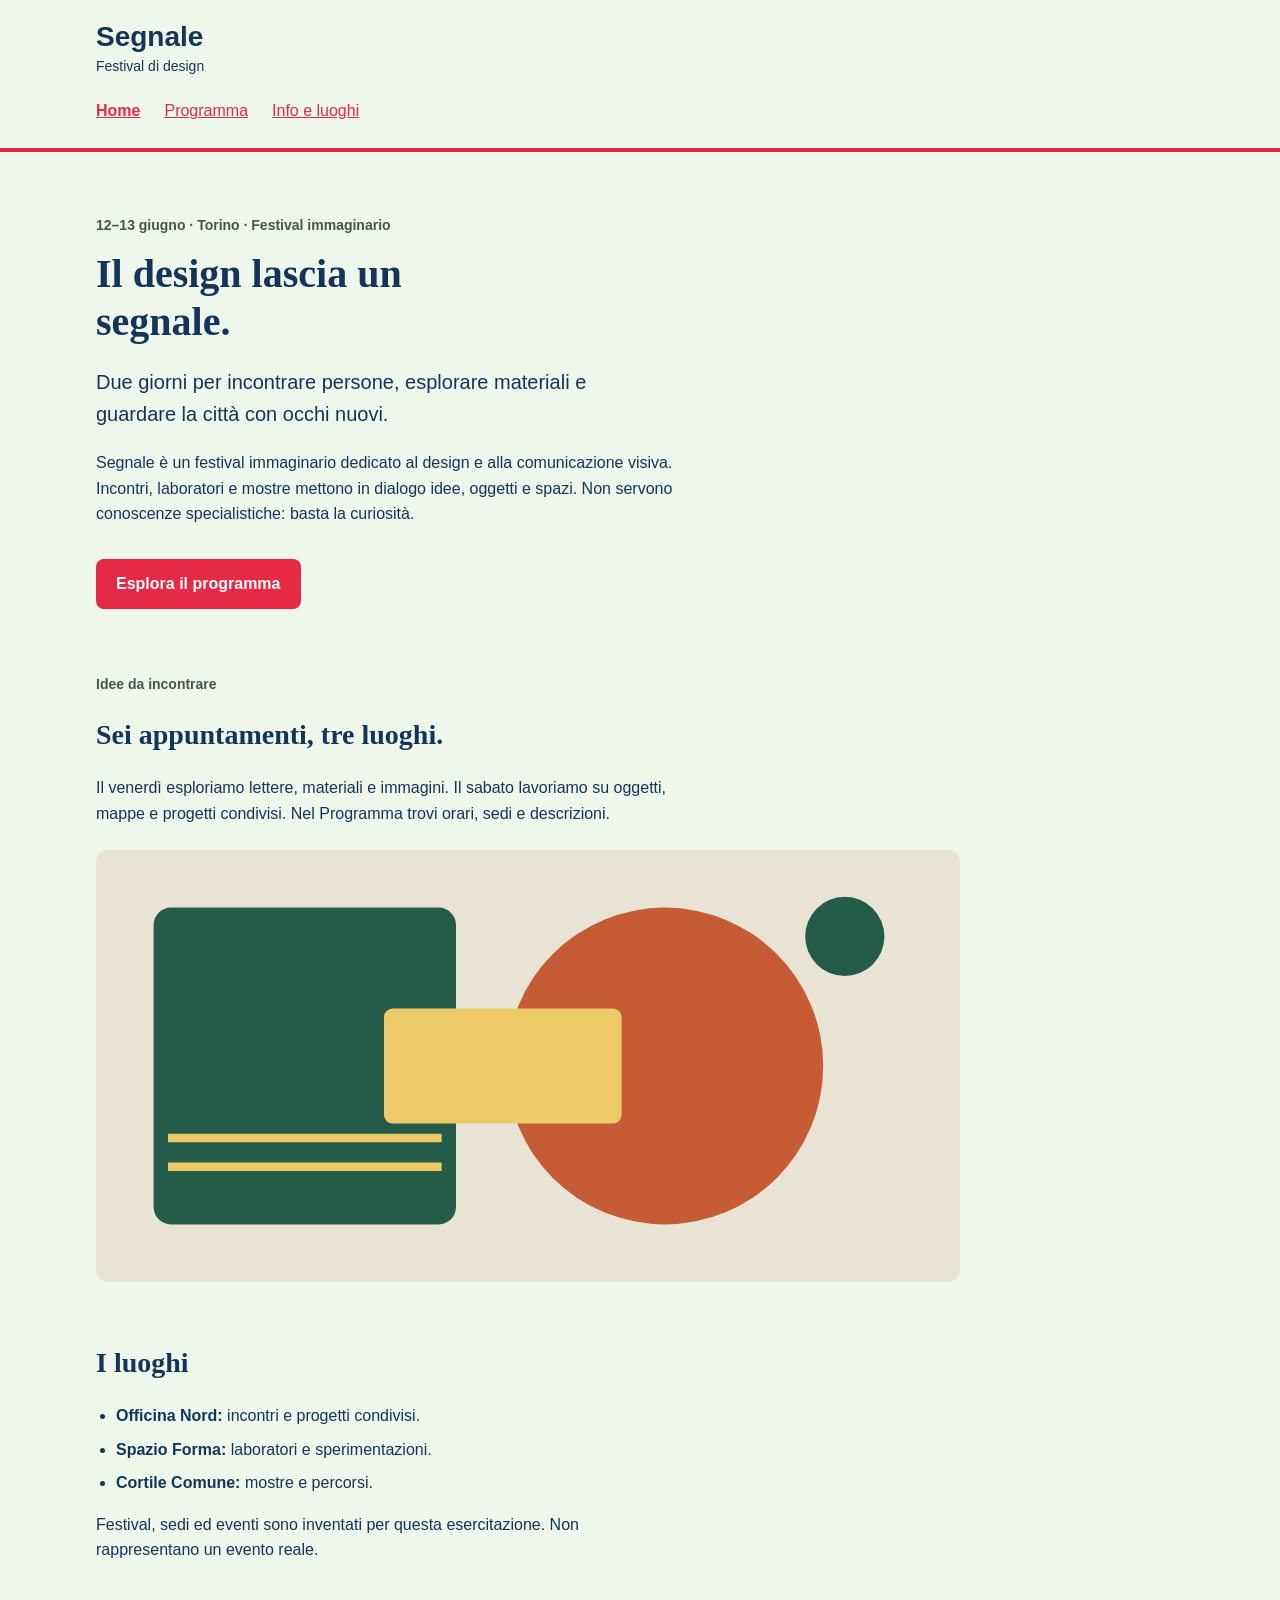
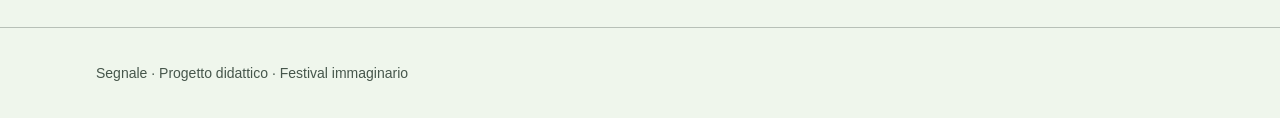
<file: index.html>
<!doctype html>
<html lang="it">
<head>
  <meta charset="utf-8">
  <meta name="viewport" content="width=device-width, initial-scale=1">
  <title>Segnale — Festival di design</title>
  <link rel="stylesheet" href="style.css">
</head>
<body>
  <a class="skip-link" href="#contenuto">Vai al contenuto</a>
  <header class="site-header">
    <div class="container">
      <a class="brand" href="index.html">Segnale<span>Festival di design</span></a>
      <nav aria-label="Navigazione principale">
         <a href="index.html" aria-current="page">Home</a>
        <a href="programma.html">Programma</a>
        <a href="info.html">Info e luoghi</a>
      </nav>
    </div>
  </header>

  <main id="contenuto" class="container">
    <section class="intro" aria-labelledby="titolo-home">
      <p class="eyebrow">12–13 giugno · Torino · Festival immaginario</p>
      <h1 id="titolo-home">Il design lascia un segnale.</h1>
      <p class="lead">Due giorni per incontrare persone, esplorare materiali e guardare la città con occhi nuovi.</p>
      <p class="reading-text">Segnale è un festival immaginario dedicato al design e alla comunicazione visiva. Incontri, laboratori e mostre mettono in dialogo idee, oggetti e spazi. Non servono conoscenze specialistiche: basta la curiosità.</p>
      <a class="button-link" href="programma.html">Esplora il programma</a>
    </section>

    <section class="content-section" aria-labelledby="titolo-festival">
      <p class="eyebrow">Idee da incontrare</p>
      <h2 id="titolo-festival">Sei appuntamenti, tre luoghi.</h2>
      <p class="reading-text">Il venerdì esploriamo lettere, materiali e immagini. Il sabato lavoriamo su oggetti, mappe e progetti condivisi. Nel Programma trovi orari, sedi e descrizioni.</p>
      <img class="festival-image" src="assets/festival.svg" alt="Composizione geometrica di cerchi e rettangoli nei colori del festival" width="1200" height="600">
    </section>

    <section class="content-section" aria-labelledby="titolo-luoghi">
      <h2 id="titolo-luoghi">I luoghi</h2>
      <ul class="venues">
        <li><strong>Officina Nord:</strong> incontri e progetti condivisi.</li>
        <li><strong>Spazio Forma:</strong> laboratori e sperimentazioni.</li>
        <li><strong>Cortile Comune:</strong> mostre e percorsi.</li>
      </ul>
      <p class="reading-text">Festival, sedi ed eventi sono inventati per questa esercitazione. Non rappresentano un evento reale.</p>
    </section>
  </main>

  <footer class="site-footer"><div class="container"><p>Segnale · Progetto didattico · Festival immaginario</p></div></footer>
</body>
</html>
</file>
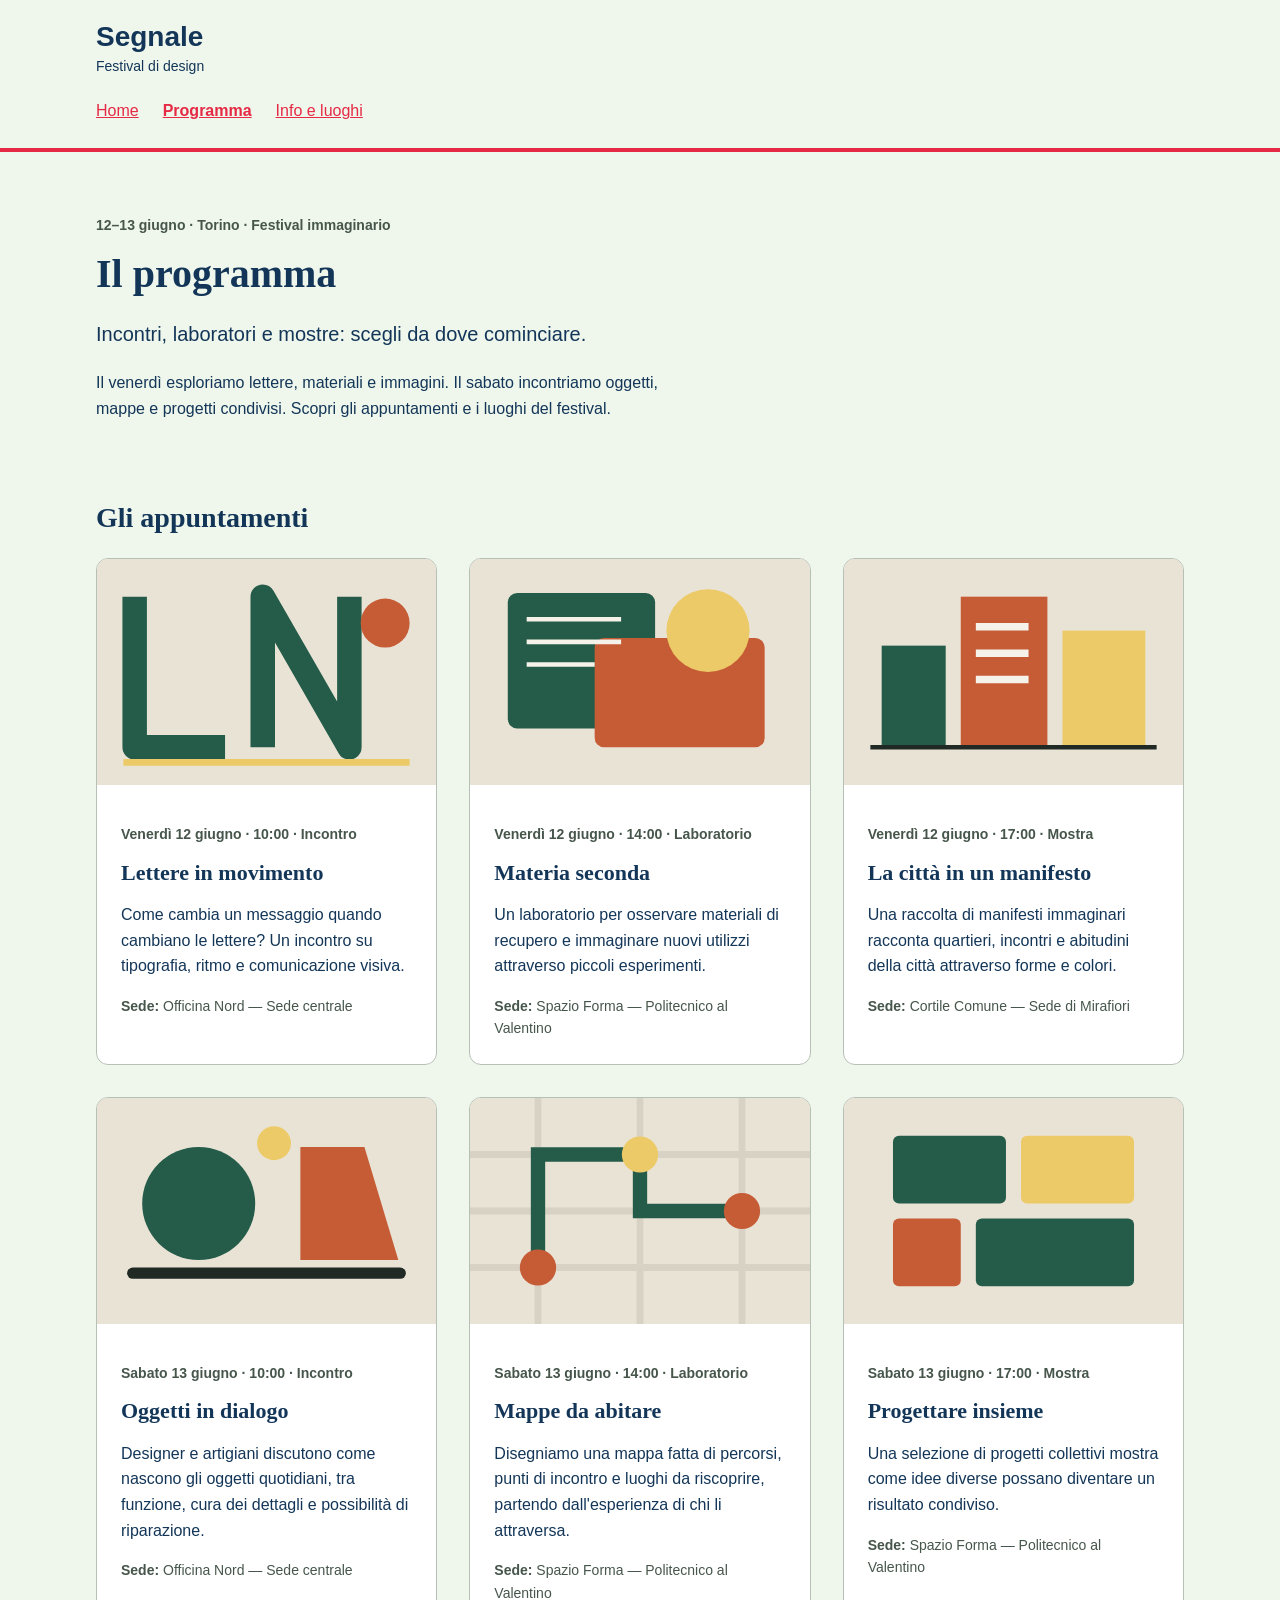
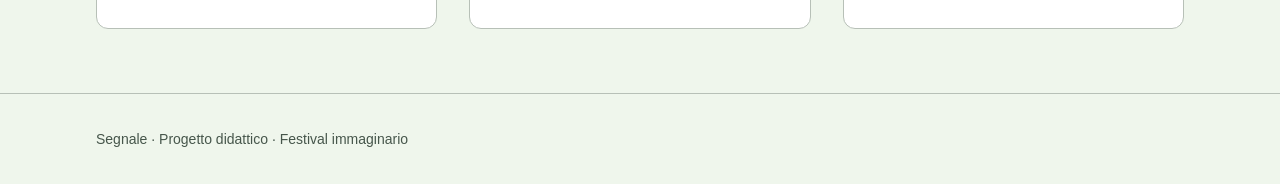
<file: programma.html>
<!doctype html>
<html lang="it">
<head>
  <meta charset="utf-8">
  <meta name="viewport" content="width=device-width, initial-scale=1">
  <title>Programma — Segnale</title>
  <link rel="stylesheet" href="style.css">
</head>
<body>
  <a class="skip-link" href="#contenuto">Vai al contenuto</a>
  <header class="site-header">
    <div class="container">
      <a class="brand" href="index.html">Segnale<span>Festival di design</span></a>
      <nav aria-label="Navigazione principale">
        <a href="index.html">Home</a>
        <a href="programma.html" aria-current="page">Programma</a>
        <a href="info.html">Info e luoghi</a>
      </nav>
    </div>
  </header>

  <main id="contenuto" class="container">
    <section class="intro" aria-labelledby="titolo-programma">
      <p class="eyebrow">12–13 giugno · Torino · Festival immaginario</p>
      <h1 id="titolo-programma">Il programma</h1>
      <p class="lead">Incontri, laboratori e mostre: scegli da dove cominciare.</p>
      <p class="reading-text">Il venerdì esploriamo lettere, materiali e immagini. Il sabato incontriamo oggetti, mappe e progetti condivisi. Scopri gli appuntamenti e i luoghi del festival.</p>
    </section>

    <section class="content-section" aria-labelledby="titolo-eventi">
      <h2 id="titolo-eventi">Gli appuntamenti</h2>
      <p id="stato-eventi" class="reading-text" role="status">Caricamento del programma in corso…</p>
      <noscript><p class="reading-text">Per vedere il programma serve JavaScript attivo nel browser.</p></noscript>
      <div id="elenco-eventi" class="event-grid"></div>
    </section>
  </main>

  <footer class="site-footer"><div class="container"><p>Segnale · Progetto didattico · Festival immaginario</p></div></footer>

  <script>
    (function () {
      var elenco = document.getElementById("elenco-eventi");
      var stato = document.getElementById("stato-eventi");

      var GIORNI = ["domenica", "lunedì", "martedì", "mercoledì", "giovedì", "venerdì", "sabato"];
      var MESI = ["gennaio", "febbraio", "marzo", "aprile", "maggio", "giugno", "luglio",
                  "agosto", "settembre", "ottobre", "novembre", "dicembre"];

      // Mostra un messaggio al posto delle schede (caricamento, nessun evento, errore).
      function mostraMessaggio(testo, èErrore) {
        elenco.textContent = "";
        stato.hidden = false;
        stato.textContent = testo;
        stato.setAttribute("role", èErrore ? "alert" : "status");
      }

      // "2026-06-12" -> "Venerdì 12 giugno"
      function formattaData(iso) {
        var m = /^(\d{4})-(\d{2})-(\d{2})$/.exec(iso || "");
        if (!m) { return iso || ""; }
        var d = new Date(Number(m[1]), Number(m[2]) - 1, Number(m[3]));
        var testo = GIORNI[d.getDay()] + " " + d.getDate() + " " + MESI[d.getMonth()];
        return testo.charAt(0).toUpperCase() + testo.slice(1);
      }

      // Legge un file JSON; se qualcosa va storto, l'errore contiene il percorso del file.
      function leggiJson(percorso) {
        return fetch(percorso)
          .then(function (risposta) {
            if (!risposta.ok) { throw new Error("stato " + risposta.status); }
            return risposta.json();
          })
          .then(function (dati) {
            if (!Array.isArray(dati)) { throw new Error("formato non valido"); }
            return dati;
          })
          .catch(function () {
            throw new Error(percorso);
          });
      }

      function creaElemento(tag, classe, testo) {
        var nodo = document.createElement(tag);
        if (classe) { nodo.className = classe; }
        if (testo !== undefined) { nodo.textContent = testo; }
        return nodo;
      }

      function creaScheda(evento, sedi) {
        var scheda = creaElemento("article", "event-card");

        var img = document.createElement("img");
        img.src = evento.immagine || "";
        img.alt = evento.immagine_alt || "";
        img.width = 900;
        img.height = 600;
        scheda.appendChild(img);

        var corpo = creaElemento("div", "event-body");
        var meta = [formattaData(evento.data), evento.orario, evento.categoria]
          .filter(Boolean).join(" · ");
        corpo.appendChild(creaElemento("p", "event-meta", meta));
        corpo.appendChild(creaElemento("h3", "", evento.titolo || ""));
        corpo.appendChild(creaElemento("p", "", evento.descrizione || ""));

        // Il nome della sede arriva da sedi.json; se sede_id non esiste, testo di riserva.
        var sede = sedi[String(evento.sede_id)];
        var luogo = creaElemento("p", "event-place");
        luogo.appendChild(creaElemento("strong", "", "Sede:"));
        luogo.appendChild(document.createTextNode(" " + (sede ? sede.nome : "Sede da definire")));
        corpo.appendChild(luogo);

        scheda.appendChild(corpo);
        return scheda;
      }

      function mostraEventi(eventi, listaSedi) {
        var sedi = Object.create(null);
        listaSedi.forEach(function (s) { sedi[String(s.id)] = s; });

        if (eventi.length === 0) {
          mostraMessaggio("Al momento non ci sono eventi in programma.", false);
          return;
        }

        // Ordine cronologico: prima per data, poi per orario.
        var ordinati = eventi.slice().sort(function (a, b) {
          var ka = (a.data || "") + " " + (a.orario || "");
          var kb = (b.data || "") + " " + (b.orario || "");
          return ka < kb ? -1 : ka > kb ? 1 : 0;
        });

        elenco.textContent = "";
        ordinati.forEach(function (evento) {
          elenco.appendChild(creaScheda(evento, sedi));
        });
        stato.textContent = "";
        stato.hidden = true;
      }

      mostraMessaggio("Caricamento del programma in corso…", false);

      Promise.all([leggiJson("dati/eventi.json"), leggiJson("dati/sedi.json")])
        .then(function (risultati) {
          mostraEventi(risultati[0], risultati[1]);
        })
        .catch(function (errore) {
          mostraMessaggio("Non riesco a leggere il file " + errore.message +
            ". Riprova più tardi o ricarica la pagina.", true);
        });
    })();
  </script>
</body>
</html>
</file>
<file: style.css>
:root {
  --colore-primario: #e62944;
  --colore-primario-scuro: #9dd4d8;
  --colore-sfondo: #eff6ec;
  --colore-testo: #133658;
  --font-testo: Arial, Helvetica, sans-serif;
  --font-titoli: Palatino, "Palatino Linotype", "Book Antiqua", Georgia, serif;
}

* {
  box-sizing: border-box;
}

body {
  margin: 0;
  background: var(--colore-sfondo);
  color: var(--colore-testo);
  font-family: var(--font-testo);
  font-size: 1rem;
  line-height: 1.6;
}

a {
  color: var(--colore-primario);
}

a:hover {
  text-decoration-thickness: 3px;
}

a:focus-visible {
  outline: 3px solid var(--colore-testo);
  outline-offset: 4px;
}

.container {
  width: 92%;
  max-width: 68rem;
  margin: 0 auto;
}

.site-header {
  padding: 1.25rem 0;
  border-bottom: 4px solid var(--colore-primario);
}

.brand {
  display: inline-block;
  color: var(--colore-testo);
  font-size: 1.75rem;
  font-weight: bold;
  line-height: 1.2;
  text-decoration: none;
}

.brand span {
  display: block;
  margin-top: 0.25rem;
  font-size: 0.875rem;
  font-weight: normal;
}

nav {
  display: flex;
  flex-direction: column;
  align-items: flex-start;
  gap: 0.25rem;
  margin-top: 1rem;
}

nav a {
  display: block;
  padding: 0.5rem 0;
}

@media (min-width: 600px) {
  nav {
    flex-direction: row;
    flex-wrap: wrap;
    gap: 0.5rem 1.5rem;
  }

  nav a {
    padding: 0.25rem 0;
  }
}

nav a[aria-current="page"] {
  font-weight: bold;
}

.intro {
  padding: 3rem 0 1rem;
}

.eyebrow,
.event-meta {
  color: #46564b;
  font-size: 0.875rem;
  font-weight: bold;
}

h1,
h2,
h3 {
  font-family: var(--font-titoli);
  line-height: 1.2;
}

h1 {
  max-width: 18ch;
  margin: 0.75rem 0 1.25rem;
  font-size: 2.5rem;
}

h2 {
  font-size: 1.75rem;
}

h3 {
  margin: 0.5rem 0 0.75rem;
  font-size: 1.375rem;
}

.lead {
  max-width: 48ch;
  font-size: 1.25rem;
}

.reading-text {
  max-width: 65ch;
}

.button-link {
  display: inline-block;
  margin-top: 1rem;
  padding: 0.75rem 1.25rem;
  border-radius: 0.5rem;
  background: var(--colore-primario);
  color: #ffffff;
  font-weight: bold;
  text-decoration: none;
}

.button-link:hover {
  background: var(--colore-primario-scuro);
}

.content-section {
  margin: 3rem 0 4rem;
}

.festival-image {
  display: block;
  width: 100%;
  max-width: 54rem;
  height: auto;
  margin-top: 1.5rem;
  border-radius: 0.75rem;
}

.venues {
  padding-left: 1.25rem;
}

.venues li {
  margin-bottom: 0.5rem;
}

.event-grid {
  display: grid;
  grid-template-columns: minmax(0, 1fr);
  gap: 2rem;
}


.event-card {
  overflow: hidden;
  border: 1px solid #b7c0b7;
  border-radius: 0.75rem;
  background: #ffffff;
}

.event-card img {
  display: block;
  width: 100%;
  height: auto;
}

.event-body {
  padding: 1.5rem;
}

.event-body p:last-child {
  margin-bottom: 0;
}

.event-place {
  color: #46564b;
  font-size: 0.875rem;
}

.site-footer {
  padding: 1.25rem 0;
  border-top: 1px solid #b7c0b7;
  color: #46564b;
  font-size: 0.875rem;
}

.skip-link {
  position: absolute;
  top: -6rem;
  left: 1rem;
  padding: 0.75rem 1rem;
  background: #ffffff;
  color: var(--colore-testo);
}

.skip-link:focus {
  top: 1rem;
}

@media (min-width: 600px) {
  .event-grid {
    grid-template-columns: repeat(2, minmax(0, 1fr));
  }
}
@media (min-width: 1024px) {
  .event-grid {
    grid-template-columns: repeat(3, minmax(0, 1fr));
  }
}/* Pagina Info e luoghi */
.info-grid {
  display: grid;
  grid-template-columns: minmax(0, 1fr);
  gap: 2rem;
}

.info-card {
  padding: 1.5rem;
  border: 1px solid #b7c0b7;
  border-top: 4px solid var(--colore-primario);
  border-radius: 0.75rem;
  background: #ffffff;
}

.info-card h3 {
  margin-top: 0;
}

.info-card ul {
  margin: 0;
  padding-left: 1.25rem;
}

.info-card li {
  margin-bottom: 0.5rem;
}

@media (min-width: 600px) {
  .info-grid {
    grid-template-columns: repeat(2, minmax(0, 1fr));
  }
}

@media (min-width: 1024px) {
  .info-grid {
    grid-template-columns: repeat(3, minmax(0, 1fr));
  }
}
/* Carosello luoghi */
.luoghi-swiper {
  width: 100%;
  max-width: 54rem;
  overflow: hidden;
  border: 1px solid #b7c0b7;
  border-radius: 0.75rem;
  background: #ffffff;
}

.luoghi-swiper .swiper-slide {
  margin: 0;
}

.luoghi-swiper img {
  display: block;
  width: 100%;
  height: auto;
}

.luoghi-swiper figcaption {
  padding: 1rem 1.5rem 1.5rem;
}

.luoghi-swiper figcaption strong {
  display: block;
  margin-bottom: 0.25rem;
  font-family: var(--font-titoli);
  font-size: 1.375rem;
}

.luoghi-controls {
  display: flex;
  flex-wrap: wrap;
  gap: 0.75rem;
  margin-top: 1rem;
}

.luoghi-controls button {
  padding: 0.75rem 1.25rem;
  border: 0;
  border-radius: 0.5rem;
  background: var(--colore-primario);
  color: #ffffff;
  font: inherit;
  font-weight: bold;
  cursor: pointer;
}

.luoghi-controls button:hover {
  background: var(--colore-primario-scuro);
}

.luoghi-controls button:focus-visible {
  outline: 3px solid var(--colore-testo);
  outline-offset: 4px;
}

.luoghi-controls button:disabled {
  opacity: 0.5;
  cursor: not-allowed;
}
/* Mappa e indirizzi */
.map-frame {
  width: 100%;
  max-width: 54rem;
  overflow: hidden;
  border: 1px solid #b7c0b7;
  border-radius: 0.75rem;
  background: #ffffff;
}

.map-frame iframe {
  display: block;
  width: 100%;
  max-width: 100%;
  height: 22rem;
  border: 0;
}

.subsection-title {
  margin-top: 2rem;
}

.info-card address {
  margin-bottom: 1rem;
  font-style: normal;
}

@media (min-width: 768px) {
  .map-frame iframe {
    height: 28rem;
  }
}
#mappa-sedi {
  width: 100%;
  height: 450px;
  border: none;
  border-radius: 8px;
}
/* Sezione Meteo */
.meteo-box {
  max-width: 54rem;
}

.meteo-list {
  display: grid;
  grid-template-columns: repeat(auto-fit, minmax(11rem, 1fr));
  gap: 1.25rem;
  margin: 0 0 1.25rem;
}

.meteo-list dt {
  color: #46564b;
  font-size: 0.875rem;
  font-weight: bold;
}

.meteo-list dd {
  margin: 0.25rem 0 0;
  font-family: var(--font-titoli);
  font-size: 1.375rem;
  font-weight: bold;
}

.meteo-source {
  margin: 0;
  padding-top: 0.75rem;
  border-top: 1px solid #b7c0b7;
  color: #46564b;
  font-size: 0.875rem;
}
</file>
